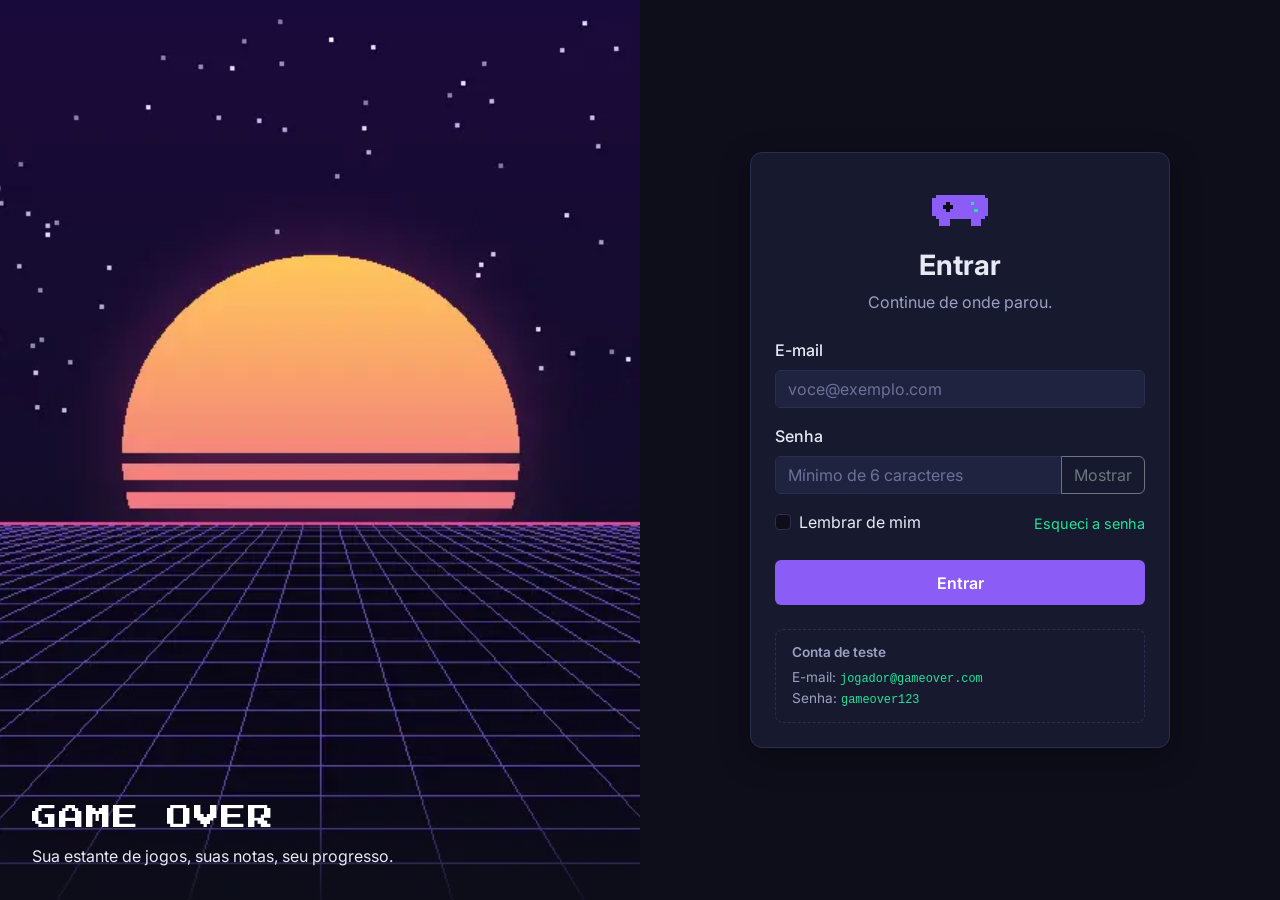
<file: index.html>
<!DOCTYPE html>
<!--
Descricao: Projeto integrador - Blog de Conteúdo sobre games
nome_arquivo: index.html
nome_exercicio: Situação de Aprendizagem 02 - Sistema Game Over (login, perfil e consulta)
nome_aluno: Nicolas Safra Gazige
email_aluno: nicolas.gazige@aluno.cps.sp.gov.br
turma: WEBI-ISW028-A
-->
<html lang="pt-BR" data-bs-theme="dark">
<head>
    <meta charset="UTF-8">
    <meta name="viewport" content="width=device-width, initial-scale=1.0">
    <meta name="description" content="Game Over - entre na sua conta para acessar seu perfil e sua estante de jogos.">
    <title>Entrar | Game Over</title>

    <link rel="icon" href="img/logo.svg" type="image/svg+xml">

    <!-- Fontes -->
    <link rel="preconnect" href="https://fonts.googleapis.com">
    <link rel="preconnect" href="https://fonts.gstatic.com" crossorigin>
    <link href="https://fonts.googleapis.com/css2?family=Inter:wght@400;500;600;700&family=Press+Start+2P&display=swap" rel="stylesheet">

    <!-- Bootstrap -->
    <link href="https://cdn.jsdelivr.net/npm/bootstrap@5.3.3/dist/css/bootstrap.min.css" rel="stylesheet">

    <!-- CSS do projeto -->
    <link rel="stylesheet" href="css/style.css">
</head>
<body class="pagina-login">

    <main class="container-fluid p-0">
        <div class="row g-0 min-vh-100">

            <!-- Lado da imagem -->
            <div class="col-lg-6 login-hero">
                <img
                    src="img/login-hero-800.webp"
                    srcset="img/login-hero-800.webp 800w, img/login-hero-1400.webp 1400w"
                    sizes="(min-width: 992px) 50vw, 100vw"
                    width="800" height="600"
                    alt="Paisagem retrô em pixel art com sol no horizonte e grade neon"
                    class="login-hero-img">
                <div class="login-hero-texto">
                    <p class="logo-texto mb-2">GAME OVER</p>
                    <p class="mb-0">Sua estante de jogos, suas notas, seu progresso.</p>
                </div>
            </div>

            <!-- Lado do formulário -->
            <div class="col-lg-6 d-flex align-items-center justify-content-center p-4">
                <section class="cartao login-cartao" aria-labelledby="titulo-login">

                    <div class="text-center mb-4">
                        <img src="img/logo.svg" alt="" width="56" height="56" class="mb-3">
                        <h1 id="titulo-login" class="h3 fw-bold">Entrar</h1>
                        <p class="texto-suave mb-0">Continue de onde parou.</p>
                    </div>

                    <!-- Mensagem de erro geral (lida por leitores de tela) -->
                    <div id="alerta-login" class="alert alert-danger d-none" role="alert" aria-live="assertive"></div>

                    <form id="form-login" novalidate>
                        <div class="mb-3">
                            <label for="email" class="form-label">E-mail</label>
                            <input type="email" id="email" name="email" class="form-control"
                                   placeholder="voce@exemplo.com" autocomplete="email" required
                                   aria-describedby="erro-email">
                            <div id="erro-email" class="invalid-feedback">Digite um e-mail válido.</div>
                        </div>

                        <div class="mb-3">
                            <label for="senha" class="form-label">Senha</label>
                            <div class="input-group has-validation">
                                <input type="password" id="senha" name="senha" class="form-control"
                                       placeholder="Mínimo de 6 caracteres" autocomplete="current-password"
                                       minlength="6" required aria-describedby="erro-senha">
                                <button type="button" id="btn-ver-senha" class="btn btn-outline-secondary"
                                        aria-label="Mostrar senha" aria-pressed="false">Mostrar</button>
                                <div id="erro-senha" class="invalid-feedback">A senha precisa ter pelo menos 6 caracteres.</div>
                            </div>
                        </div>

                        <div class="d-flex justify-content-between align-items-center mb-4">
                            <div class="form-check">
                                <input type="checkbox" id="lembrar" name="lembrar" class="form-check-input">
                                <label for="lembrar" class="form-check-label">Lembrar de mim</label>
                            </div>
                            <a href="#" class="link-destaque">Esqueci a senha</a>
                        </div>

                        <button type="submit" class="btn btn-primario w-100">Entrar</button>
                    </form>

                    <!-- Dados para teste (o projeto é só front-end) -->
                    <div class="dica-teste mt-4">
                        <p class="mb-1 fw-semibold">Conta de teste</p>
                        <p class="mb-0">E-mail: <code>jogador@gameover.com</code></p>
                        <p class="mb-0">Senha: <code>gameover123</code></p>
                    </div>

                </section>
            </div>

        </div>
    </main>

    <script src="js/login.js"></script>
</body>
</html>
</file>
<file: css/style.css>
/*
Descricao: Projeto integrador - Blog de Conteúdo sobre games
nome_arquivo: style.css
nome_exercicio: Situação de Aprendizagem 02 - Sistema Game Over (login, perfil e consulta)
nome_aluno: Nicolas Safra Gazige
email_aluno: nicolas.gazige@aluno.cps.sp.gov.br
turma: WEBI-ISW028-A
*/

/* =====================================================
   GAME OVER - Folha de estilo principal
   Identidade visual: tema escuro, roxo + verde neon,
   títulos em fonte pixelada (Press Start 2P) e
   textos em Inter para boa leitura.
   ===================================================== */

/* ---------- 1. Variáveis (identidade visual) ---------- */
:root {
    --cor-fundo: #0d0e1a;
    --cor-superficie: #171a2e;
    --cor-superficie-2: #1f2340;
    --cor-borda: #2a2f4f;
    --cor-primaria: #8b5cf6;
    --cor-primaria-escura: #7041e6;
    --cor-destaque: #22e39a;
    --cor-alerta: #fbbf24;
    --cor-perigo: #ff5c7a;
    --cor-texto: #e7e9f5;
    --cor-texto-suave: #9aa0c3;

    --fonte-texto: "Inter", system-ui, sans-serif;
    --fonte-pixel: "Press Start 2P", monospace;

    --raio: 12px;
    --espaco: 1.5rem;
    --sombra: 0 10px 30px rgba(0, 0, 0, 0.35);

    /* Ajusta o Bootstrap para a nossa paleta */
    --bs-body-bg: var(--cor-fundo);
    --bs-body-color: var(--cor-texto);
    --bs-body-font-family: var(--fonte-texto);
    --bs-border-color: var(--cor-borda);
    --bs-secondary-color: var(--cor-texto-suave);
    --bs-link-color-rgb: 34, 227, 154;
    --bs-link-hover-color-rgb: 120, 240, 190;
    --bs-form-invalid-color: var(--cor-perigo);
    --bs-form-invalid-border-color: var(--cor-perigo);
}

/* ---------- 2. Base ---------- */
body {
    min-height: 100vh;
    display: flex;
    flex-direction: column;
    background-color: var(--cor-fundo);
    color: var(--cor-texto);
    font-family: var(--fonte-texto);
}

main {
    flex: 1;
}

img {
    max-width: 100%;
}

code {
    color: var(--cor-destaque);
}

.texto-suave {
    color: var(--cor-texto-suave);
}

.texto-destaque {
    color: var(--cor-destaque);
}

.logo-texto {
    font-family: var(--fonte-pixel);
    font-size: 0.85rem;
    letter-spacing: 1px;
    color: var(--cor-texto);
}

.titulo-pagina {
    font-family: var(--fonte-pixel);
    font-size: clamp(1rem, 3vw, 1.4rem);
    line-height: 1.6;
}

/* Foco visível para quem navega pelo teclado */
a:focus-visible,
button:focus-visible,
input:focus-visible,
select:focus-visible,
textarea:focus-visible {
    outline: 3px solid var(--cor-destaque);
    outline-offset: 2px;
}

/* ---------- 3. Componentes ---------- */

/* Cartão padrão */
.cartao {
    background-color: var(--cor-superficie);
    border: 1px solid var(--cor-borda);
    border-radius: var(--raio);
    padding: var(--espaco);
    box-shadow: var(--sombra);
}

/* Campos de formulário */
.form-label {
    font-weight: 500;
}

.form-control,
.form-select,
.input-group-text {
    background-color: var(--cor-superficie-2);
    border-color: var(--cor-borda);
    color: var(--cor-texto);
}

.form-control::placeholder {
    color: #6b7199;
}

.form-control:focus,
.form-select:focus {
    background-color: var(--cor-superficie-2);
    border-color: var(--cor-primaria);
    color: var(--cor-texto);
    box-shadow: 0 0 0 0.2rem rgba(139, 92, 246, 0.3);
}

.form-check-input:checked {
    background-color: var(--cor-primaria);
    border-color: var(--cor-primaria);
}

/* Botões */
.btn-primario {
    background-color: var(--cor-primaria);
    border: none;
    color: #fff;
    font-weight: 600;
    padding: 0.65rem 1.4rem;
    transition: background-color 0.2s, transform 0.1s;
}

.btn-primario:hover,
.btn-primario:focus {
    background-color: var(--cor-primaria-escura);
    color: #fff;
}

.btn-primario:active {
    transform: translateY(1px);
}

.btn-sair {
    border: 1px solid var(--cor-perigo);
    color: var(--cor-perigo);
    padding: 0.3rem 1rem;
}

.btn-sair:hover {
    background-color: var(--cor-perigo);
    color: #fff;
}

.link-destaque {
    color: var(--cor-destaque);
    text-decoration: none;
    font-size: 0.9rem;
}

.link-destaque:hover {
    text-decoration: underline;
}

/* ---------- 4. Menu e rodapé ---------- */
.barra-topo {
    background-color: var(--cor-superficie);
    border-bottom: 1px solid var(--cor-borda);
}

.barra-topo .nav-link {
    color: var(--cor-texto-suave);
    font-weight: 500;
}

.barra-topo .nav-link:hover,
.barra-topo .nav-link.active {
    color: var(--cor-destaque);
}

.rodape {
    padding: 1.5rem 0;
    border-top: 1px solid var(--cor-borda);
    color: var(--cor-texto-suave);
    font-size: 0.85rem;
    text-align: center;
}

/* ---------- 5. Tela de login ---------- */
.login-hero {
    position: relative;
    overflow: hidden;
    min-height: 200px;
}

.login-hero-img {
    width: 100%;
    height: 100%;
    object-fit: cover;
    display: block;
    position: absolute;
    inset: 0;
}

.login-hero-texto {
    position: absolute;
    left: 0;
    right: 0;
    bottom: 0;
    padding: 2rem;
    background: linear-gradient(transparent, rgba(13, 14, 26, 0.9));
}

.login-hero-texto .logo-texto {
    font-size: clamp(1rem, 2.5vw, 1.6rem);
    color: #fff;
}

.login-cartao {
    width: 100%;
    max-width: 420px;
}

.dica-teste {
    border: 1px dashed var(--cor-borda);
    border-radius: 8px;
    padding: 0.75rem 1rem;
    font-size: 0.85rem;
    color: var(--cor-texto-suave);
}

/* ---------- 6. Tela de perfil ---------- */
.avatar {
    border-radius: 50%;
    border: 3px solid var(--cor-primaria);
    image-rendering: pixelated;
}

.lista-info li {
    display: flex;
    justify-content: space-between;
    gap: 1rem;
    padding: 0.6rem 0;
    border-top: 1px solid var(--cor-borda);
    font-size: 0.9rem;
}

.lista-info span {
    color: var(--cor-texto-suave);
}

.lista-info strong {
    text-align: right;
    word-break: break-word;
}

.estatistica {
    background-color: var(--cor-superficie);
    border: 1px solid var(--cor-borda);
    border-radius: var(--raio);
    padding: 1rem;
    text-align: center;
}

.estatistica strong {
    display: block;
    font-family: var(--fonte-pixel);
    font-size: 1.3rem;
    color: var(--cor-destaque);
    margin-bottom: 0.5rem;
}

.estatistica span {
    color: var(--cor-texto-suave);
    font-size: 0.85rem;
}

/* ---------- 7. Tela de consulta ---------- */
.tabela-jogos {
    --bs-table-bg: transparent;
    --bs-table-color: var(--cor-texto);
    --bs-table-border-color: var(--cor-borda);
    --bs-table-hover-bg: var(--cor-superficie-2);
    --bs-table-hover-color: var(--cor-texto);
    min-width: 640px;
}

.tabela-jogos thead th {
    color: var(--cor-texto-suave);
    font-size: 0.8rem;
    font-weight: 600;
    text-transform: uppercase;
    letter-spacing: 0.5px;
}

.tabela-jogos tbody tr:hover {
    background-color: var(--cor-superficie-2);
}

.jogo {
    display: flex;
    align-items: center;
    gap: 0.75rem;
    font-weight: 500;
}

.jogo img {
    border-radius: 4px;
    flex-shrink: 0;
}

.nota {
    font-family: var(--fonte-pixel);
    font-size: 0.75rem;
    color: var(--cor-destaque);
}

/* Selos de status */
.selo {
    display: inline-block;
    padding: 0.25rem 0.7rem;
    border-radius: 999px;
    font-size: 0.78rem;
    font-weight: 600;
    white-space: nowrap;
}

.status-zerado {
    background-color: rgba(34, 227, 154, 0.15);
    color: var(--cor-destaque);
}

.status-jogando {
    background-color: rgba(139, 92, 246, 0.2);
    color: #b9a0ff;
}

.status-online {
    background-color: rgba(56, 189, 248, 0.15);
    color: #38bdf8;
}

/* Bolinha "ao vivo" antes do texto Online */
.status-online::before {
    content: "";
    display: inline-block;
    width: 7px;
    height: 7px;
    margin-right: 6px;
    border-radius: 50%;
    background-color: #38bdf8;
    vertical-align: middle;
    animation: piscar 1.6s ease-in-out infinite;
}

@keyframes piscar {
    50% {
        opacity: 0.3;
    }
}

/* Respeita quem prefere menos animação */
@media (prefers-reduced-motion: reduce) {
    .status-online::before {
        animation: none;
    }
}

.status-fila {
    background-color: rgba(251, 191, 36, 0.15);
    color: var(--cor-alerta);
}

.jogo img {
    object-fit: cover;
}

.btn-remover {
    background: none;
    border: 1px solid transparent;
    border-radius: 6px;
    color: var(--cor-texto-suave);
    padding: 0.2rem 0.55rem;
    line-height: 1;
    transition: color 0.2s, border-color 0.2s;
}

.btn-remover:hover {
    color: var(--cor-perigo);
    border-color: var(--cor-perigo);
}

/* Janela de adicionar jogo */
.janela {
    background-color: var(--cor-superficie);
    border: 1px solid var(--cor-borda);
    border-radius: var(--raio);
    color: var(--cor-texto);
}

.janela .modal-header,
.janela .modal-footer {
    border-color: var(--cor-borda);
}

.previa-capa {
    border-radius: 6px;
    object-fit: cover;
    flex-shrink: 0;
    background-color: var(--cor-superficie-2);
}

.form-control:disabled {
    background-color: var(--cor-fundo);
    opacity: 0.6;
}

.sem-resultados {
    text-align: center;
    color: var(--cor-texto-suave);
    padding: 2rem 0 1rem;
    margin: 0;
}

/* ---------- 8. Responsivo ---------- */
@media (max-width: 991.98px) {
    /* No celular a imagem do login vira um banner no topo */
    .login-hero {
        height: 220px;
    }

    .login-hero-texto {
        padding: 1.25rem;
    }
}

@media (max-width: 575.98px) {
    :root {
        --espaco: 1.1rem;
    }

    .logo-texto {
        font-size: 0.7rem;
    }
}
</file>
